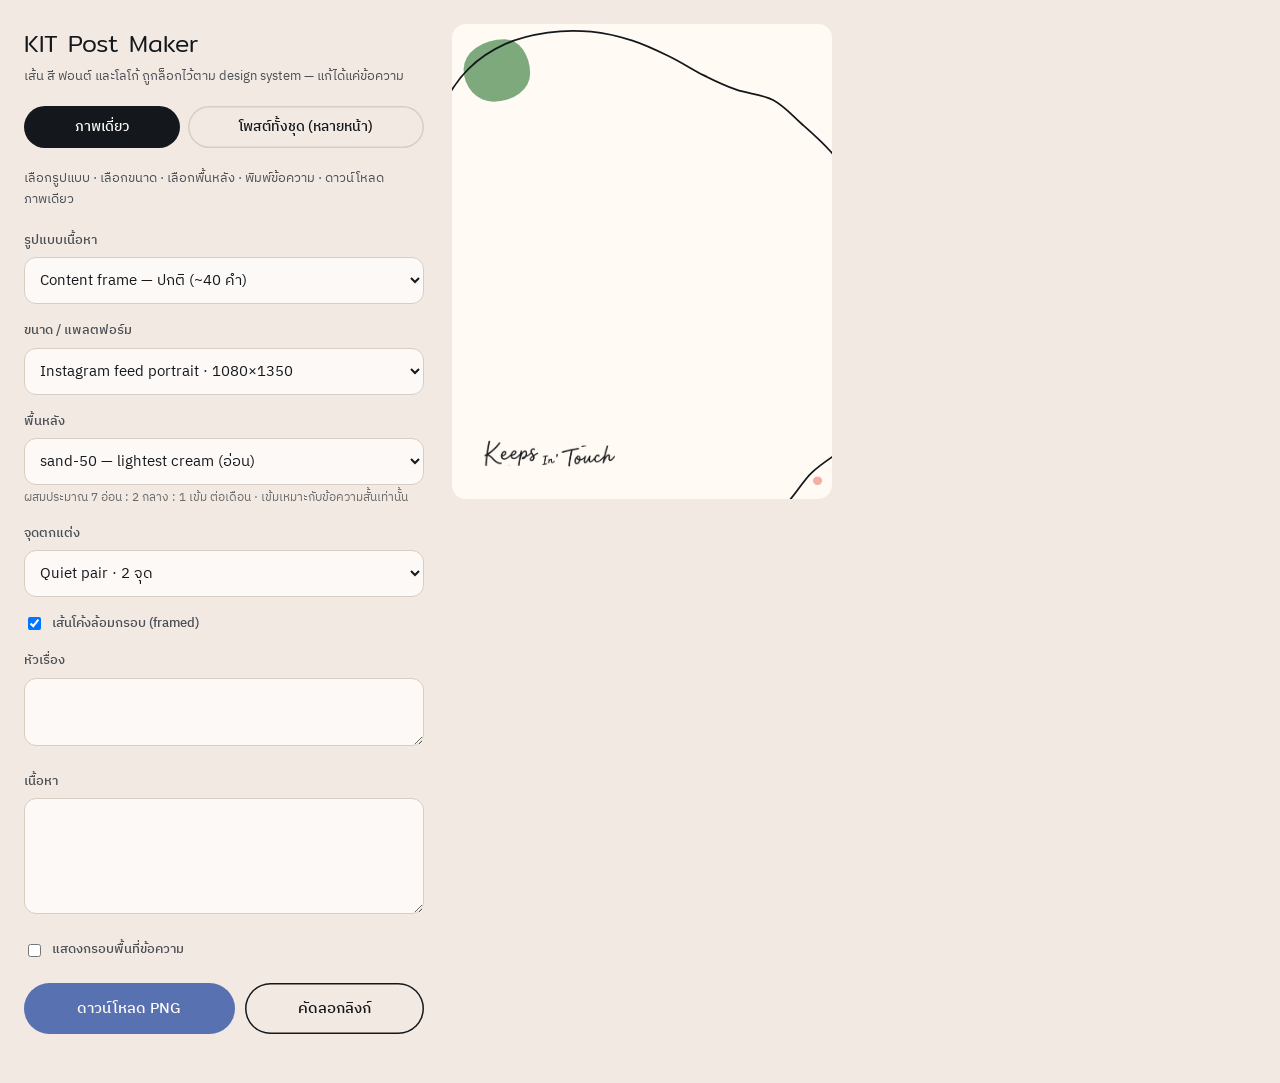
<file: index.html>
<!DOCTYPE html>
<html lang="th">
<head>
<meta charset="utf-8">
<meta name="viewport" content="width=device-width, initial-scale=1">
<title>KIT Post Maker</title>

<!-- design system: the @import chain (fonts, colours, type, spacing, base) + the artboard system -->
<link rel="stylesheet" href="fonts.css">
<link rel="stylesheet" href="ds/styles.css">
<link rel="stylesheet" href="ds/social/social.css">
<!-- tool chrome only -->
<link rel="stylesheet" href="tool.css">
</head>
<body>

<div class="panel">
  <h1>KIT Post Maker</h1>
  <p class="sub">เส้น สี ฟอนต์ และโลโก้ ถูกล็อกไว้ตาม design system — แก้ได้แค่ข้อความ</p>

  <div class="modeTabs">
    <button id="mode-single" aria-pressed="true">ภาพเดี่ยว</button>
    <button id="mode-post" aria-pressed="false">โพสต์ทั้งชุด (หลายหน้า)</button>
  </div>

  <!-- ══════════════════════ SINGLE ══════════════════════ -->
  <div id="singlePanel">
    <p class="sub">เลือกรูปแบบ · เลือกขนาด · เลือกพื้นหลัง · พิมพ์ข้อความ · ดาวน์โหลดภาพเดียว</p>

    <label for="archetype">รูปแบบเนื้อหา</label>
    <select id="archetype"></select>

    <label for="board">ขนาด / แพลตฟอร์ม</label>
    <select id="board"></select>

    <label for="ground">พื้นหลัง</label>
    <select id="ground"></select>
    <p class="hint">ผสมประมาณ 7 อ่อน : 2 กลาง : 1 เข้ม ต่อเดือน · เข้มเหมาะกับข้อความสั้นเท่านั้น</p>

    <div id="dotsRow">
      <label for="dots">จุดตกแต่ง</label>
      <select id="dots"></select>
    </div>

    <div id="frameRow">
      <label class="toggle"><input type="checkbox" id="frame" checked> เส้นโค้งล้อมกรอบ (framed)</label>
    </div>

    <div id="slots"></div>

    <label class="toggle"><input type="checkbox" id="guides"> แสดงกรอบพื้นที่ข้อความ</label>

    <div class="note" id="overflow" hidden>
      ข้อความยาวเกินพื้นที่ที่กำหนด — ตัดให้สั้นลง หรือเปลี่ยนไปใช้เทมเพลตที่ยาวกว่า / ทำเป็น "โพสต์ทั้งชุด"
      <br>อย่าลดขนาดตัวอักษร
    </div>
    <div class="note" id="tplwarn" hidden></div>

    <div class="actions">
      <button id="save">ดาวน์โหลด PNG</button>
      <button id="copylink" class="secondary">คัดลอกลิงก์</button>
    </div>
    <p id="status"></p>
  </div>

  <!-- ══════════════════════ POST (multi-page) ══════════════════════ -->
  <div id="postPanel" hidden>
    <p class="sub">แพลตฟอร์ม → ประเภทโพสต์ → จำนวนหน้า → เนื้อหาแต่ละหน้า → ดาวน์โหลดทั้งชุดเป็น ZIP<br>
    พื้นหลังและกรอบเส้นล็อกให้เหมือนกันทุกหน้า (ตามกฎ design system: ห้ามสลับพื้นหลังใน carousel เดียวกัน)</p>

    <label for="platform">แพลตฟอร์ม</label>
    <select id="platform"></select>

    <label for="postType">ประเภทโพสต์</label>
    <select id="postType"></select>

    <label for="pageCount">จำนวนหน้า (1–8)</label>
    <input type="number" id="pageCount" min="1" max="8" value="1">

    <label for="carouselGround">พื้นหลัง (ทั้งโพสต์)</label>
    <select id="carouselGround"></select>

    <label class="toggle"><input type="checkbox" id="carouselFrame" checked> เส้นโค้งล้อมกรอบ (framed) — ทั้งโพสต์</label>

    <label for="sharedEyebrow">บรรทัดนำ ใช้ซ้ำทุกหน้า (ไม่บังคับ)</label>
    <input type="text" id="sharedEyebrow" placeholder="เช่น คุยกับคนแปลกหน้าให้ไม่เหนื่อย">

    <label for="endPage">หน้าปิดท้าย</label>
    <select id="endPage">
      <option value="none">ไม่มี</option>
      <option value="logo">โลโก้เต็มหน้า</option>
      <option value="logo-qr">โลโก้ + LINE QR</option>
    </select>
    <div id="endCaptionRow" hidden>
      <label for="endCaption">ข้อความใต้โลโก้ (ไม่บังคับ)</label>
      <input type="text" id="endCaption" placeholder="ค่าเริ่มต้นจาก design system">
    </div>

    <div id="pagesForm"></div>

    <div class="actions">
      <button id="saveZip">ดาวน์โหลดทั้งโพสต์ (ZIP)</button>
    </div>
    <p id="status2"></p>
  </div>
</div>

<div class="previewWrap">
  <div id="stage"></div>
  <div id="carouselStage" class="carouselStage" hidden></div>
</div>

<!-- the design system's machine-readable social-post spec: grounds, dot arrangements,
     curve paths, mark zones, end pages. Sets window.KIT_VARIANTS — no fetch needed. -->
<script src="ds/social/variants.js"></script>
<script src="vendor/modern-screenshot.js"></script>
<script src="vendor/jszip.min.js"></script>
<script type="module" src="app.js"></script>
</body>
</html>
</file>
<file: fonts.css>
/* cyrillic-ext */
@font-face {
  font-family: 'IBM Plex Sans Thai';
  font-style: normal;
  font-weight: 300;
  font-display: swap;
  src: url([data-uri]) format('woff2');
  unicode-range: U+0460-052F, U+1C80-1C8A, U+20B4, U+2DE0-2DFF, U+A640-A69F, U+FE2E-FE2F;
}
/* thai */
@font-face {
  font-family: 'IBM Plex Sans Thai';
  font-style: normal;
  font-weight: 300;
  font-display: swap;
  src: url([data-uri]) format('woff2');
  unicode-range: U+02D7, U+0303, U+0331, U+0E01-0E5B, U+200C-200D, U+25CC;
}
/* latin-ext */
@font-face {
  font-family: 'IBM Plex Sans Thai';
  font-style: normal;
  font-weight: 300;
  font-display: swap;
  src: url([data-uri]) format('woff2');
  unicode-range: U+0100-02BA, U+02BD-02C5, U+02C7-02CC, U+02CE-02D7, U+02DD-02FF, U+0304, U+0308, U+0329, U+1D00-1DBF, U+1E00-1E9F, U+1EF2-1EFF, U+2020, U+20A0-20AB, U+20AD-20C0, U+2113, U+2C60-2C7F, U+A720-A7FF;
}
/* latin */
@font-face {
  font-family: 'IBM Plex Sans Thai';
  font-style: normal;
  font-weight: 300;
  font-display: swap;
  src: url([data-uri]) format('woff2');
  unicode-range: U+0000-00FF, U+0131, U+0152-0153, U+02BB-02BC, U+02C6, U+02DA, U+02DC, U+0304, U+0308, U+0329, U+2000-206F, U+20AC, U+2122, U+2191, U+2193, U+2212, U+2215, U+FEFF, U+FFFD;
}
/* cyrillic-ext */
@font-face {
  font-family: 'IBM Plex Sans Thai';
  font-style: normal;
  font-weight: 400;
  font-display: swap;
  src: url([data-uri]) format('woff2');
  unicode-range: U+0460-052F, U+1C80-1C8A, U+20B4, U+2DE0-2DFF, U+A640-A69F, U+FE2E-FE2F;
}
/* thai */
@font-face {
  font-family: 'IBM Plex Sans Thai';
  font-style: normal;
  font-weight: 400;
  font-display: swap;
  src: url([data-uri]) format('woff2');
  unicode-range: U+02D7, U+0303, U+0331, U+0E01-0E5B, U+200C-200D, U+25CC;
}
/* latin-ext */
@font-face {
  font-family: 'IBM Plex Sans Thai';
  font-style: normal;
  font-weight: 400;
  font-display: swap;
  src: url([data-uri]) format('woff2');
  unicode-range: U+0100-02BA, U+02BD-02C5, U+02C7-02CC, U+02CE-02D7, U+02DD-02FF, U+0304, U+0308, U+0329, U+1D00-1DBF, U+1E00-1E9F, U+1EF2-1EFF, U+2020, U+20A0-20AB, U+20AD-20C0, U+2113, U+2C60-2C7F, U+A720-A7FF;
}
/* latin */
@font-face {
  font-family: 'IBM Plex Sans Thai';
  font-style: normal;
  font-weight: 400;
  font-display: swap;
  src: url([data-uri]) format('woff2');
  unicode-range: U+0000-00FF, U+0131, U+0152-0153, U+02BB-02BC, U+02C6, U+02DA, U+02DC, U+0304, U+0308, U+0329, U+2000-206F, U+20AC, U+2122, U+2191, U+2193, U+2212, U+2215, U+FEFF, U+FFFD;
}
/* cyrillic-ext */
@font-face {
  font-family: 'IBM Plex Sans Thai';
  font-style: normal;
  font-weight: 500;
  font-display: swap;
  src: url([data-uri]) format('woff2');
  unicode-range: U+0460-052F, U+1C80-1C8A, U+20B4, U+2DE0-2DFF, U+A640-A69F, U+FE2E-FE2F;
}
/* thai */
@font-face {
  font-family: 'IBM Plex Sans Thai';
  font-style: normal;
  font-weight: 500;
  font-display: swap;
  src: url([data-uri]) format('woff2');
  unicode-range: U+02D7, U+0303, U+0331, U+0E01-0E5B, U+200C-200D, U+25CC;
}
/* latin-ext */
@font-face {
  font-family: 'IBM Plex Sans Thai';
  font-style: normal;
  font-weight: 500;
  font-display: swap;
  src: url([data-uri]) format('woff2');
  unicode-range: U+0100-02BA, U+02BD-02C5, U+02C7-02CC, U+02CE-02D7, U+02DD-02FF, U+0304, U+0308, U+0329, U+1D00-1DBF, U+1E00-1E9F, U+1EF2-1EFF, U+2020, U+20A0-20AB, U+20AD-20C0, U+2113, U+2C60-2C7F, U+A720-A7FF;
}
/* latin */
@font-face {
  font-family: 'IBM Plex Sans Thai';
  font-style: normal;
  font-weight: 500;
  font-display: swap;
  src: url([data-uri]) format('woff2');
  unicode-range: U+0000-00FF, U+0131, U+0152-0153, U+02BB-02BC, U+02C6, U+02DA, U+02DC, U+0304, U+0308, U+0329, U+2000-206F, U+20AC, U+2122, U+2191, U+2193, U+2212, U+2215, U+FEFF, U+FFFD;
}
/* thai */
@font-face {
  font-family: 'Mitr';
  font-style: normal;
  font-weight: 300;
  font-display: swap;
  src: url([data-uri]) format('woff2');
  unicode-range: U+02D7, U+0303, U+0331, U+0E01-0E5B, U+200C-200D, U+25CC;
}
/* vietnamese */
@font-face {
  font-family: 'Mitr';
  font-style: normal;
  font-weight: 300;
  font-display: swap;
  src: url([data-uri]) format('woff2');
  unicode-range: U+0102-0103, U+0110-0111, U+0128-0129, U+0168-0169, U+01A0-01A1, U+01AF-01B0, U+0300-0301, U+0303-0304, U+0308-0309, U+0323, U+0329, U+1EA0-1EF9, U+20AB;
}
/* latin-ext */
@font-face {
  font-family: 'Mitr';
  font-style: normal;
  font-weight: 300;
  font-display: swap;
  src: url([data-uri]) format('woff2');
  unicode-range: U+0100-02BA, U+02BD-02C5, U+02C7-02CC, U+02CE-02D7, U+02DD-02FF, U+0304, U+0308, U+0329, U+1D00-1DBF, U+1E00-1E9F, U+1EF2-1EFF, U+2020, U+20A0-20AB, U+20AD-20C0, U+2113, U+2C60-2C7F, U+A720-A7FF;
}
/* latin */
@font-face {
  font-family: 'Mitr';
  font-style: normal;
  font-weight: 300;
  font-display: swap;
  src: url([data-uri]) format('woff2');
  unicode-range: U+0000-00FF, U+0131, U+0152-0153, U+02BB-02BC, U+02C6, U+02DA, U+02DC, U+0304, U+0308, U+0329, U+2000-206F, U+20AC, U+2122, U+2191, U+2193, U+2212, U+2215, U+FEFF, U+FFFD;
}
/* thai */
@font-face {
  font-family: 'Mitr';
  font-style: normal;
  font-weight: 400;
  font-display: swap;
  src: url([data-uri]) format('woff2');
  unicode-range: U+02D7, U+0303, U+0331, U+0E01-0E5B, U+200C-200D, U+25CC;
}
/* vietnamese */
@font-face {
  font-family: 'Mitr';
  font-style: normal;
  font-weight: 400;
  font-display: swap;
  src: url([data-uri]) format('woff2');
  unicode-range: U+0102-0103, U+0110-0111, U+0128-0129, U+0168-0169, U+01A0-01A1, U+01AF-01B0, U+0300-0301, U+0303-0304, U+0308-0309, U+0323, U+0329, U+1EA0-1EF9, U+20AB;
}
/* latin-ext */
@font-face {
  font-family: 'Mitr';
  font-style: normal;
  font-weight: 400;
  font-display: swap;
  src: url([data-uri]) format('woff2');
  unicode-range: U+0100-02BA, U+02BD-02C5, U+02C7-02CC, U+02CE-02D7, U+02DD-02FF, U+0304, U+0308, U+0329, U+1D00-1DBF, U+1E00-1E9F, U+1EF2-1EFF, U+2020, U+20A0-20AB, U+20AD-20C0, U+2113, U+2C60-2C7F, U+A720-A7FF;
}
/* latin */
@font-face {
  font-family: 'Mitr';
  font-style: normal;
  font-weight: 400;
  font-display: swap;
  src: url([data-uri]) format('woff2');
  unicode-range: U+0000-00FF, U+0131, U+0152-0153, U+02BB-02BC, U+02C6, U+02DA, U+02DC, U+0304, U+0308, U+0329, U+2000-206F, U+20AC, U+2122, U+2191, U+2193, U+2212, U+2215, U+FEFF, U+FFFD;
}
</file>
<file: ds/styles.css>
@import url("tokens/fonts.css");
@import url("tokens/colors.css");
@import url("tokens/typography.css");
@import url("tokens/spacing.css");
@import url("tokens/radius.css");
@import url("tokens/elevation.css");
@import url("tokens/motion.css");
@import url("tokens/base.css");
</file>
<file: ds/social/social.css>
/* KIT social artboard system — production tool, not a mockup.
   Every board is an EXACT-PIXEL container. The preview scale is a transform only:
   the board itself is always its true size, so a 100% screenshot is a real asset.

   One unit system: each board sets --w/--h; --u = 1px at a 1080px canvas, so every
   size in the frame is written once and holds at 320px, 1080px, 1920px and 2500px. */

.kit-stage{--s:.34;display:flex;flex-direction:column;gap:64px;align-items:flex-start}
.kit-frame{position:relative;width:calc(var(--w) * var(--s));height:calc(var(--h) * var(--s));flex:0 0 auto}
.kit-board{--u:calc(var(--w) / 1080);--uv:calc(var(--h) / 1350);--ut:min(var(--u),var(--uv));position:absolute;top:0;left:0;width:var(--w);height:var(--h);transform:scale(var(--s));transform-origin:0 0;background:var(--kit-sand-50);overflow:hidden;font-family:var(--kit-font-body);color:var(--kit-ink)}
/* ——— GROUND ————————————————————————————————————————————————————————————————
   The default board ground is sand-50 #FFFAF3 — a MEMBER of the shared 13-pane background
   set that social posts and slides both draw from (social/variants.json → grounds).
   #FDF9F6 is the page/app surface and is deliberately NOT a post pane: a board painted with
   it would disagree with the slides, the 107 blank PNGs and the manifest. Ink on sand-50
   measures 17.16:1, marginally better than on #FDF9F6.

   To put a board on any other pane, set its background inline from the manifest — each pane
   is a package carrying its own text, meta, curve, CTA and chip colours, all measured
   together. §5 of social-templates.html renders all thirteen.

   .on-ink is kept as a shorthand for the neutral dark pane, since several boards use it. */
.kit-board.on-ink{background:var(--kit-ink);color:var(--kit-ground)}
.kit-board.on-ink .eyebrow,.kit-board.on-ink .kicker,.kit-board.on-ink .meta,.kit-board.on-ink .body-xs{color:#C0C1C7}
.kit-cta.ink{background:var(--kit-ink);color:var(--kit-ground)}
.kit-cta.sand{background:var(--kit-sand-500);color:var(--kit-ink)}
.kit-board.on-ink .kit-chip{background:#2A2F36;color:var(--kit-ground)}
.kit-board.on-ink .kit-chip.outline{background:transparent;box-shadow:inset 0 0 0 calc(2 * var(--u)) currentColor}

/* ——— IMAGE COVERS ————————————————————————————————————————————————————————
   Two cases, and they are NOT interchangeable:
   .kit-imgwin  a full photograph, cropped to an organic shape. Text never sits on it.
   .kit-diecut  a cut-out object on the bare ground, with air. No mask, no frame, no shadow. */
.kit-imgwin{position:absolute;overflow:hidden;border-radius:var(--kit-organic-card)}
.kit-imgwin.blob{border-radius:62% 38% 55% 45% / 48% 55% 45% 52%}
.kit-imgwin.soft{border-radius:calc(90 * var(--u)) calc(70 * var(--u)) calc(96 * var(--u)) calc(64 * var(--u))}
.kit-diecut{position:absolute;display:flex;align-items:flex-end;justify-content:center}
.kit-diecut image-slot{--slot-bg:transparent}
image-slot{font-family:var(--kit-font-body)}
.kit-meta{display:flex;flex-wrap:wrap;gap:8px 18px;align-items:baseline;margin-bottom:14px;max-width:900px}
.kit-meta h3{font-family:var(--kit-font-display);font-weight:400;font-size:19px;margin:0}
.kit-meta code{font-size:12px;color:var(--kit-text-meta);background:var(--kit-ground-3);padding:3px 9px;border-radius:99px}
.kit-meta p{font-size:13px;color:var(--kit-text-secondary);margin:0;flex:1 1 340px;min-width:240px}

/* ——— Units ———
   PLACEMENT RULE FOR .kit-line — do not hand-tune these offsets by eye.
   Every curve on this page is placed by solving geometry: the traced path (assets/brand/
   enclosing-line.json) is centred on the union of the board's real glyph boxes + mark box and
   scaled until the stroke clears them by >= 48px at a 1080px canvas (scaled per canvas).
   Acceptance test: sample the rendered path with getPointAtLength(), map through the img box,
   and require min distance to every glyph line box (Range.getClientRects) >= that clearance.
   A tweaked-by-hand offset will pass the eye at preview scale and fail at 100%.

   SAME RULE FOR .kit-dot — accents are solved, not eyeballed. Constraints, all asserted:
   fully inside the canvas; >= 24px (at 1080) from every glyph box, chip and CTA; >= K-height
   from the mark; >= 40px from the curve stroke; >= 100px between accents; one accent per band
   (top / bottom / left / right, rotating per board) so they read as PLACED, not scattered.
   An accent that cannot satisfy all of it is shrunk, then dropped — fewer accents is on-brand.
   --u  = 1px at a 1080px-WIDE canvas   → horizontal geometry only
   --uv = 1px at a 1350px-TALL canvas   → vertical offsets and zone heights
   Portrait 1080-wide boards read u = uv = 1, so both are plain px there.
   IMPORTANT: on a wide, short canvas u > 1, so vertical offsets, zone heights and type sizes
   written in --u inflate past the board height (which is overflow:hidden). Landscape boards
   therefore set vertical geometry and type in PLAIN PX chosen for that canvas — see the two
   Facebook covers. Rule when adding a board: zone.top + zone.height must be <= --h, and the
   zone's content must fit inside it. ——— */

/* ——— The content frame ——— */
.kit-bleed{position:absolute;inset:calc(88 * var(--u))}                /* nothing touches the canvas edge */
.kit-bleed.tight{inset:calc(64 * var(--u))}
/* max-width:none is load-bearing: the global img{max-width:100%} in tokens/base.css would clamp
   an oversized curve to the board width, letterbox the SVG and silently break its placement. */
.kit-line{position:absolute;pointer-events:none;max-width:none;max-height:none}
.kit-typezone{position:absolute;display:flex;flex-direction:column;justify-content:center;gap:calc(28 * var(--u))}
.kit-mark{position:absolute;left:calc(88 * var(--u));bottom:calc(80 * var(--u));display:flex;align-items:center;gap:calc(20 * var(--u))}
/* Requirement: the WORDMARK ONLY sits at the foot of every page — no dots, no enclosing
   line, no descriptor. The full lockup appears only on a multi-page post’s final logo page. */
.kit-mark img{width:calc(300 * var(--u));height:auto;display:block}
.kit-mark .kit-heart{width:calc(30 * var(--u))}
.kit-mark-r{left:auto;right:calc(88 * var(--u))}

/* ——— Type on canvas. Thai leading never below 1.5 in body, 1.28 in display. ——— */
.kit-board .eyebrow{font-size:calc(28 * var(--u));line-height:1.4;font-weight:500;letter-spacing:0.02em;color:var(--kit-ink-70)}
.kit-board .kicker{font-size:calc(30 * var(--u));line-height:1.5;color:var(--kit-ink-70)}
.kit-board .head{font-family:var(--kit-font-display);font-weight:300;font-size:calc(78 * var(--u));line-height:1.3}
.kit-board .head-sm{font-family:var(--kit-font-display);font-weight:300;font-size:calc(58 * var(--u));line-height:1.34}
.kit-board .head-xl{font-family:var(--kit-font-display);font-weight:300;font-size:calc(104 * var(--u));line-height:1.24}
.kit-board .body{font-size:calc(38 * var(--u));line-height:1.65}
.kit-board .body-sm{font-size:calc(32 * var(--u));line-height:1.62}
.kit-board .body-xs{font-size:calc(27 * var(--u));line-height:1.6}
.kit-board .meta{font-size:calc(26 * var(--u));line-height:1.5;color:var(--kit-ink-70)}
.kit-board p{margin:0;text-align:start;text-wrap:pretty}
.kit-board .lat{font-size:0.94em}
.kit-board ol,.kit-board ul{margin:0;padding:0;list-style:none;display:flex;flex-direction:column;gap:calc(24 * var(--u))}
.kit-board li{display:flex;gap:calc(20 * var(--u));font-size:calc(36 * var(--u));line-height:1.6}
.kit-board li b{flex:0 0 auto;font-weight:500;color:var(--kit-ink-70);font-variant-numeric:tabular-nums}

/* ——— Accents: always behind content, never under type ——— */
.kit-dot{position:absolute;border-radius:50%}
.kit-dot.b1{border-radius:62% 38% 55% 45% / 48% 55% 45% 52%}
.kit-dot.b2{border-radius:38% 62% 45% 55% / 58% 42% 58% 42%}
.kit-dot.b3{border-radius:50% 50% 40% 60% / 60% 45% 55% 40%}
.kit-sage{background:var(--kit-sage-500)}.kit-sand{background:var(--kit-sand-500)}
.kit-slate{background:var(--kit-slate-500)}.kit-peach{background:var(--kit-peach-500)}
.kit-inkdot{background:var(--kit-ink)}
.kit-wash{position:absolute;background:var(--kit-sand-100)}

/* ——— Facts block (event template) ——— */
.kit-facts{display:grid;grid-template-columns:auto 1fr;column-gap:calc(36 * var(--u));row-gap:calc(18 * var(--u))}
.kit-facts dt{font-size:calc(26 * var(--u));line-height:1.5;color:var(--kit-ink-70)}
.kit-facts dd{margin:0;font-size:calc(32 * var(--u));line-height:1.5}
.kit-chip{display:inline-flex;align-items:center;font-size:calc(26 * var(--u));line-height:1.4;font-weight:500;padding:calc(12 * var(--u)) calc(28 * var(--u));border-radius:999px;background:var(--kit-sage-100);color:var(--kit-ink)}
.kit-chip.sand{background:var(--kit-sand-100)}.kit-chip.slate{background:var(--kit-slate-100)}
.kit-chip.outline{background:transparent;box-shadow:inset 0 0 0 calc(2 * var(--u)) var(--kit-hairline)}
.kit-chips{display:flex;flex-wrap:wrap;gap:calc(16 * var(--u))}
.kit-cta{display:inline-flex;align-items:center;justify-content:center;font-size:calc(32 * var(--u));font-weight:500;padding:calc(24 * var(--u)) calc(52 * var(--u));border-radius:999px;background:var(--kit-slate-700);color:var(--kit-ground)}
.kit-cta.line{background:#06C755;color:#fff}
.kit-cta.quiet{background:transparent;color:var(--kit-ink);box-shadow:inset 0 0 0 calc(2 * var(--u)) var(--kit-ink)}
.kit-pager{position:absolute;display:flex;gap:calc(12 * var(--u));align-items:center}
.kit-pager i{display:block;width:calc(14 * var(--u));height:calc(14 * var(--u));border-radius:50%;background:var(--kit-slate-300)}
.kit-pager i.on{background:var(--kit-ink)}

/* ——— Guides: safe areas, type-zone budget, tap grids. Toggle off before export. ——— */
.kit-guide{position:absolute;pointer-events:none;border:calc(3 * var(--u)) dashed rgba(20,24,29,.42);z-index:9}
.kit-guide span{position:absolute;top:calc(8 * var(--u));left:calc(12 * var(--u));font-size:calc(22 * var(--u));font-weight:500;color:#14181D;background:rgba(253,249,246,.9);padding:calc(4 * var(--u)) calc(12 * var(--u));border-radius:calc(8 * var(--u));font-family:var(--kit-font-body)}
.kit-guide.warn{border-color:rgba(155,98,83,.6)}
.kit-guide.grid{border:none;display:grid;z-index:9}
.kit-guide.grid > i{border:calc(3 * var(--u)) dashed rgba(20,24,29,.42);display:flex;align-items:flex-end;justify-content:flex-start;font-size:calc(26 * var(--u));font-style:normal;color:#14181D;padding:calc(10 * var(--u))}
body.hide-guides .kit-guide{display:none}

/* ——— Toolbar ——— */
.kit-tools{position:fixed;top:0;left:0;right:0;z-index:50;display:flex;flex-wrap:wrap;gap:12px;align-items:center;padding:12px 20px;background:rgba(253,249,246,.94);backdrop-filter:blur(8px);box-shadow:0 1px 0 var(--kit-hairline);font-size:13px}
.kit-tools button{font:inherit;white-space:nowrap;font-weight:500;padding:8px 16px;min-height:36px;border-radius:999px;border:1px solid var(--kit-ink);background:transparent;color:var(--kit-ink);cursor:pointer}
.kit-tools button[aria-pressed="true"]{background:var(--kit-ink);color:var(--kit-ground)}
.kit-tools span{color:var(--kit-text-meta)}
.kit-page{max-width:none;padding:88px 40px 160px}
.kit-sec{margin:0 0 22px}
.kit-sec h2{font-family:var(--kit-font-display);font-weight:300;font-size:34px;line-height:1.3;margin:0 0 6px}
.kit-sec p{max-width:70ch;margin:0;color:var(--kit-text-secondary);font-size:15px;line-height:1.65}
.kit-hr{margin:72px 0 40px}
@media print{.kit-tools{display:none}.kit-page{padding:0}}

.kit-tier{font-size:11px;letter-spacing:.06em;text-transform:uppercase;color:var(--kit-ink-70);margin:34px 0 14px;font-weight:500}
</file>
<file: tool.css>
/* KIT Post Maker — tool chrome only. The artboards themselves are styled entirely
   by the design system (ds/styles.css + ds/social/social.css). */

:root { --ui-bg: #F2EAE2; --ui-line: #D8CDC3; }
* { box-sizing: border-box; }
body {
  margin: 0; background: var(--ui-bg); color: #14181D;
  font-family: "IBM Plex Sans Thai", system-ui, sans-serif;
  display: flex; gap: 28px; padding: 24px; align-items: flex-start; flex-wrap: wrap;
}
.panel { flex: 0 0 400px; max-width: 100%; }
.previewWrap { flex: 1 1 460px; min-width: 320px; position: sticky; top: 24px; }

h1 { font-family: "Mitr", sans-serif; font-weight: 300; font-size: 24px; margin: 0 0 2px; }
.sub { color: #4A4E55; font-size: 13px; line-height: 1.6; margin: 0 0 20px; }

label { display: block; font-size: 13px; font-weight: 500; margin: 16px 0 6px; color: #4A4E55; }
select, textarea, input[type="text"], input[type="number"] {
  width: 100%; font-family: inherit; font-size: 15px; line-height: 1.6;
  padding: 9px 11px; border: 1px solid var(--ui-line); border-radius: 12px;
  background: #FDF9F6; color: #14181D; resize: vertical;
}
select:focus, textarea:focus, input:focus { outline: none; box-shadow: 0 0 0 3px #FDF9F6, 0 0 0 5px #5871B0; }
.hint { font-size: 11.5px; color: #6b6b6b; margin: 4px 0 0; line-height: 1.5; }

.modeTabs { display: flex; gap: 8px; margin: 4px 0 20px; }
.modeTabs button { flex: 1 1 auto; padding: 10px 14px; font-size: 13.5px; background: transparent; color: #14181D; box-shadow: inset 0 0 0 1.5px var(--ui-line); }
.modeTabs button[aria-pressed="true"] { background: #14181D; color: #FDF9F6; box-shadow: none; }
.modeTabs button:hover { background: #14181D22; }
.modeTabs button[aria-pressed="true"]:hover { background: #14181D; }

.pageCard {
  margin-top: 18px; padding: 14px 16px 16px; border-radius: 14px;
  background: #FDF9F6; box-shadow: inset 0 0 0 1px var(--ui-line);
}
.pageCard h4 { margin: 0; font-family: "Mitr", sans-serif; font-weight: 400; font-size: 15px; }
.pageCard label { margin-top: 12px; }
button.small { flex: 0 0 auto; padding: 8px 14px; font-size: 12.5px; margin-top: 14px; }

.carouselStage {
  display: flex; flex-direction: row; flex-wrap: nowrap; gap: 20px; overflow-x: auto;
  max-width: 100%; padding-bottom: 8px;
}
.carouselStage > div {
  background: repeating-conic-gradient(#0000 0 90deg, #00000008 0 180deg) 0 0 / 22px 22px;
  border-radius: 14px; overflow: hidden; flex: 0 0 auto;
}
#status2 { font-size: 12.5px; color: #4A4E55; margin: 10px 0 0; min-height: 1.2em; }

.actions { display: flex; gap: 10px; margin-top: 22px; flex-wrap: wrap; }
button {
  flex: 1 1 auto; padding: 13px 16px; border: 0; border-radius: 999px;
  font-family: inherit; font-size: 15px; font-weight: 500; cursor: pointer;
  background: #5871B0; color: #FDF9F6;
  transition: background 160ms cubic-bezier(.32,.72,.32,1);
}
button:hover { background: #425483; }
button.secondary { background: transparent; color: #14181D; box-shadow: inset 0 0 0 1.5px #14181D; }
button:disabled { background: #C0C1C7; cursor: default; }
#status { font-size: 12.5px; color: #4A4E55; margin: 10px 0 0; min-height: 1.2em; }

.toggle { display: flex; align-items: center; gap: 8px; margin-top: 16px; font-size: 13px; color: #4A4E55; }

.note {
  margin-top: 14px; padding: 11px 13px; border-radius: 12px; font-size: 12.5px; line-height: 1.6;
  background: #FCE2DE; border-left: 4px solid #D13B3B;
}
.note[hidden] { display: none; }

#stage {
  background:
    repeating-conic-gradient(#0000 0 90deg, #00000008 0 180deg) 0 0 / 22px 22px;
  border-radius: 14px; overflow: hidden; display: inline-block; max-width: 100%;
}

/* the design system sets body{background} etc. via ds/tokens/base.css — scope it out:
   we only want the .kit-board descendants styled, not our whole page. base.css targets
   bare `body`, so it would override ours. Re-assert the tool's body here. */
body { background: var(--ui-bg) !important; }
</file>
